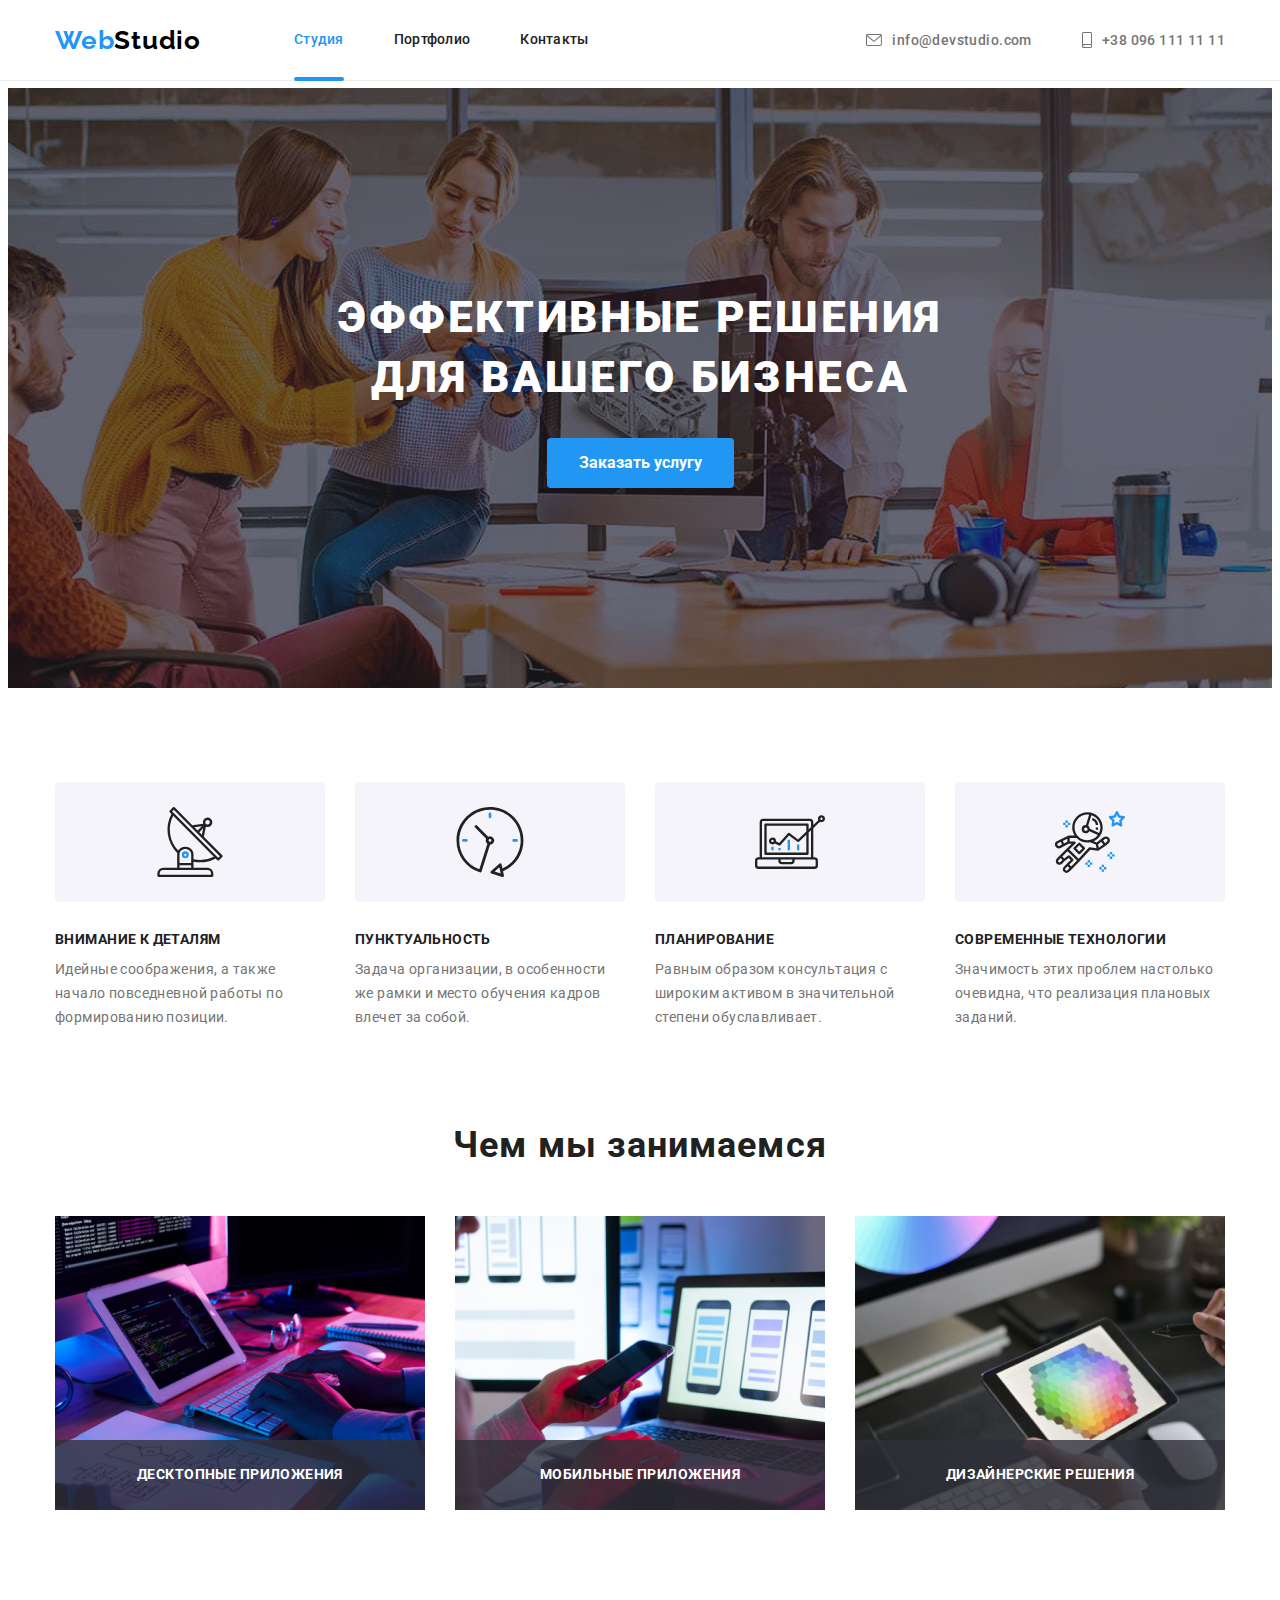
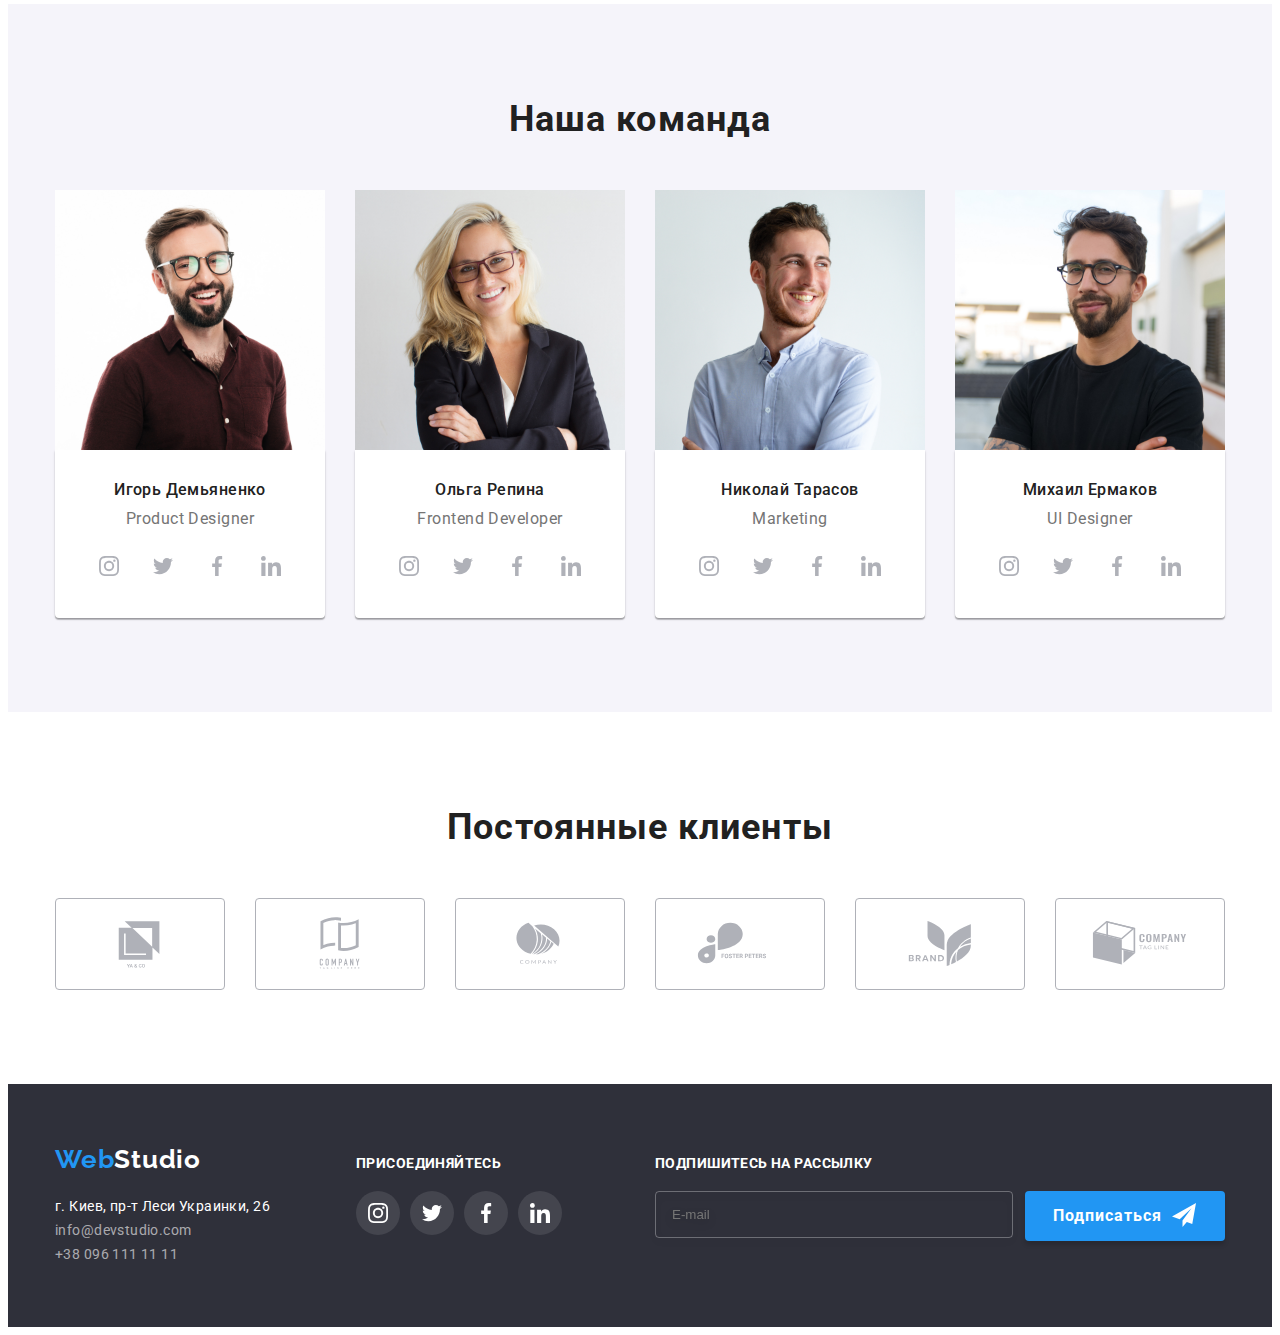
<file: index.html>
<!DOCTYPE html>
<html lang="ru">
<head>
    <meta charset="UTF-8">
    <meta http-equiv="X-UA-Compatible" content="IE=edge">
    <meta name="viewport" content="width=device-width, initial-scale=1.0">
    <title>Document</title>
<link href="https://fonts.googleapis.com/css2?family=Oleo+Script&family=Raleway:wght@700&family=Roboto:wght@400;500;700;900&display=swap" rel="stylesheet">
<link rel="stylesheet" href="https://cdnjs.cloudflare.com/ajax/libs/modern-normalize/1.1.0/modern-normalize.min.css" integrity="sha512-wpPYUAdjBVSE4KJnH1VR1HeZfpl1ub8YT/NKx4PuQ5NmX2tKuGu6U/JRp5y+Y8XG2tV+wKQpNHVUX03MfMFn9Q==" crossorigin="anonymous" referrerpolicy="no-referrer" />
    <link rel="stylesheet" href="./CSS/styles.css">
    <!--<style>
        a {text-decoration: none;}
        li {list-style-type: none;}
    </style>-->
</head>
<body>
    <!--Шапка сайта-->

    <header class="header">
     <div class="container general-nav">
      <nav class="nav header-container">
        <a class="nav-logo-link link" href=""><span class="logo">Web</span>Studio</a>
        <ul class="nav-list list">
            <li class="nav-item item"><a class="nav-link link current" href="./index.html">Студия</a></li>
            <li class="nav-item item"><a class="nav-link link" href="./portfolio.html">Портфолио</a></li>
            <li class="nav-item item"><a class="nav-link link" href="">Контакты</a></li>
        </ul>
      </nav>
        <ul class="header-contact">
            <li class="contact-item item">
                <a class="contact-link link" href="mailto:info@devstudio.com">
                    <svg class="icon-contact" width="16" height="12">
                        <use href="./images/icons.svg#envelope"></use>
                       </svg>info@devstudio.com</a></li>
            <li class="contact-item item">
                <a class="contact-link link" href="tel:+380961111111">
                    <svg class="icon-contact" width="10" height="16">
                        <use href="./images/icons.svg#smartphone"></use>
                       </svg>+38 096 111 11 11</a></li>
        </ul>
     </div>
    </header>

<!--Уникальная часть-->
    <main>
        <!--Герой-->
        <section class="hero">
         <div class="container">
            <h1 class="hero-title">Эффективные решения для вашего бизнеса</h1>
            <button class="hero-btn" type="button" data-modal-open>Заказать услугу</button>
         </div>
        </section>

         <!--Особенности-->
     <section class="peculiarities">
      <div class="container">
         <h2 class="visually-hidden">Особенности</h2>
         <ul class="peculiarity-list">
            <li class="peculiarity-item item">
                <div class="peculiarity">
                <svg class="icon-peculiarity" width="70" height="70">
                 <use href="./images/icons.svg#antenna"></use>
                </svg>
                </div>
                <h3 class="peculiarity-title">Внимание к деталям</h3>
                <p class="peculiarity-text">Идейные соображения, а также начало повседневной работы по формированию позиции.</p>
            </li>
            <li class="peculiarity-item item">
                <div class="peculiarity">
                    <svg class="icon-peculiarity" width="70" height="70">
                     <use href="./images/icons.svg#clock"></use>
                    </svg>
                    </div>
                <h3 class="peculiarity-title">Пунктуальность</h3>
                <p class="peculiarity-text">Задача организации, в особенности же рамки и место обучения кадров влечет за собой.</p>
            </li>
            <li class="peculiarity-item item">
                <div class="peculiarity">
                    <svg class="icon-peculiarity" width="70" height="70">
                     <use href="./images/icons.svg#diagram"></use>
                    </svg>
                    </div>
                <h3 class="peculiarity-title">Планирование</h3>
                <p class="peculiarity-text">Равным образом консультация с широким активом в значительной степени обуславливает.</p>
            </li>
            <li class="peculiarity-item item">
                <div class="peculiarity">
                    <svg class="icon-peculiarity" width="70" height="70">
                     <use href="./images/icons.svg#astronaut"></use>
                    </svg>
                    </div>
                <h3 class="peculiarity-title">Современные технологии</h3>
                <p class="peculiarity-text">Значимость этих проблем настолько очевидна, что реализация плановых заданий.</p>
            </li>
         </ul>
      </div>
     </section>
       <!---Области деятельности-->
     <section class="performance">
     <div class="container performance-container">
        <h2 class="performance-title">Чем мы занимаемся</h2>
        <ul class="performance-list">
            <li class="performance-item item">
                <img class="performance-img" src="./images/img1.jpg" alt="верстка" width="370" height="294">
                <div class="performance-aside">
                    <h3 class="performance-subtitle">Десктопные приложения</h3>
                </div>
            </li>
            <li class="performance-item item">
                <img class="performance-img" src="./images/img2.jpg" alt="мобильный дизайн" width="370" height="294">
                <div class="performance-aside">
                    <h3 class="performance-subtitle">Мобильные приложения</h3>
                </div>
            </li>
            <li class="performance-item item">
                <img class="performance-img" src="./images/img3.jpg" alt="стилизация" width="370" height="294">
                <div class="performance-aside">
                    <h3 class="performance-subtitle">Дизайнерские решения</h3>
                </div>
            </li>
        </ul>
     </div>
     </section>
     <section class="team">
        <!---Представители команды-->
     <div class="container">
        <h2 class="team-caption">Наша команда</h2>
        <ul class="team-list">
            <li class="team-item item">
                <img class="team-img" src="./images/imgID.jpg" alt="Демьяненко" width="270" height="260">
                <div class="container-team">
                <h3 class="team-title">Игорь Демьяненко</h3>
                <p class="team-text" lang="en">Product Designer</p>
                <ul class="social-networks">
                    <li class="socials-item item">
                        <a class="socials-link" href="">
                         <svg class="socials-icon" width="20" height="20"><use href="./images/icons.svg#instagram"></use></svg>
                        </a>
                    </li>
                    <li class="socials-item item"><a class="socials-link" href="">
                        <svg class="socials-icon" width="20" height="20"><use href="./images/icons.svg#twitter"></use></svg>
                    </a></li>
                    <li class="socials-item item">
                        <a class="socials-link" href="">
                            <svg class="socials-icon" width="20" height="20"><use href="./images/icons.svg#facebook"></use></svg>
                           </a>
                    </li>
                    <li class="socials-item item">
                        <a class="socials-link" href="">
                            <svg class="socials-icon" width="20" height="20"><use href="./images/icons.svg#linkedin"></use></svg>
                           </a>
                    </li>
                </ul>
                </div>
            </li>
            <li class="team-item item">
                <img class="team-img" src="./images/imgOR.jpg" alt="Репина" width="270" height="260">
                <div class="container-team">
                <h3 class="team-title">Ольга Репина</h3>
                <p class="team-text" lang="en">Frontend Developer</p>
                <ul class="social-networks">
                    <li class="socials-item item">
                        <a class="socials-link" href="">
                         <svg class="socials-icon" width="20" height="20"><use href="./images/icons.svg#instagram"></use></svg>
                        </a>
                    </li>
                    <li class="socials-item item"><a class="socials-link" href="">
                        <svg class="socials-icon" width="20" height="20"><use href="./images/icons.svg#twitter"></use></svg>
                    </a></li>
                    <li class="socials-item item">
                        <a class="socials-link" href="">
                            <svg class="socials-icon" width="20" height="20"><use href="./images/icons.svg#facebook"></use></svg>
                           </a>
                    </li>
                    <li class="socials-item item">
                        <a class="socials-link" href="">
                            <svg class="socials-icon" width="20" height="20"><use href="./images/icons.svg#linkedin"></use></svg>
                           </a>
                    </li>
                </ul>
        
            </div> 
            </li>
            <li class="team-item item">
                <img class="team-img" src="./images/imgNT.jpg" alt="Тарасов" width="270" height="260">
                <div class="container-team">
                 <h3 class="team-title">Николай Тарасов</h3>
                 <p class="team-text" lang="en">Marketing</p>
                 <ul class="social-networks">
                    <li class="socials-item item">
                        <a class="socials-link" href="">
                         <svg class="socials-icon" width="20" height="20"><use href="./images/icons.svg#instagram"></use></svg>
                        </a>
                    </li>
                    <li class="socials-item item"><a class="socials-link" href="">
                        <svg class="socials-icon" width="20" height="20"><use href="./images/icons.svg#twitter"></use></svg>
                    </a></li>
                    <li class="socials-item item">
                        <a class="socials-link" href="">
                            <svg class="socials-icon" width="20" height="20"><use href="./images/icons.svg#facebook"></use></svg>
                           </a>
                    </li>
                    <li class="socials-item item">
                        <a class="socials-link" href="">
                            <svg class="socials-icon" width="20" height="20"><use href="./images/icons.svg#linkedin"></use></svg>
                           </a>
                    </li>
                  </ul>
            </div>
            </li>
            <li class="team-item item">
                <img class="team-img" src="./images/imgME.jpg" alt="Ермаков" width="270" height="260">
                <div class="container-team">
                <h3 class="team-title">Михаил Ермаков</h3> 
                <p class="team-text" lang="en">UI Designer</p>
                <ul class="social-networks">
                    <li class="socials-item item">
                        <a class="socials-link" href="">
                         <svg class="socials-icon" width="20" height="20"><use href="./images/icons.svg#instagram"></use></svg>
                        </a>
                    </li>
                    <li class="socials-item item"><a class="socials-link" href="">
                        <svg class="socials-icon" width="20" height="20"><use href="./images/icons.svg#twitter"></use></svg>
                    </a></li>
                    <li class="socials-item item">
                        <a class="socials-link" href="">
                            <svg class="socials-icon" width="20" height="20"><use href="./images/icons.svg#facebook"></use></svg>
                           </a>
                    </li>
                    <li class="socials-item item">
                        <a class="socials-link" href="">
                            <svg class="socials-icon" width="20" height="20"><use href="./images/icons.svg#linkedin"></use></svg>
                           </a>
                    </li>
                </ul>
            </div> 
            </li>
        </ul>
     </div>
     </section>
     <!--Постоянные клиенты-->
     <section class="clients">
         <div class="container">
             <h2 class="clients-title">Постоянные клиенты</h2>
             <ul class="clients-list">
                <li class="clients-item item">
                 <a class="clients-link link" href="">
                 <svg class="clients-icon" width="106" height="60">
                 <use href="./images/icons.svg#Logo1"></use>
                 </svg>
                 </a>
                </li>
                <li class="clients-item item">
                    <a class="clients-link link" href="">
                    <svg class="clients-icon" width="106" height="60">
                    <use href="./images/icons.svg#Logo2"></use>
                    </svg>
                    </a></li>
                <li class="clients-item item">
                    <a class="clients-link link" href="">
                    <svg class="clients-icon" width="106" height="60">
                    <use href="./images/icons.svg#Logo3"></use>
                    </svg>
                    </a></li>
                <li class="clients-item item">
                    <a class="clients-link link" href="">
                    <svg class="clients-icon" width="106" height="60">
                    <use href="./images/icons.svg#Logo4"></use>
                    </svg>
                    </a></li>
                <li class="clients-item item">
                    <a class="clients-link link" href="">
                    <svg class="clients-icon" width="106" height="60">
                    <use href="./images/icons.svg#Logo5"></use>
                    </svg>
                    </a></li>
                <li class="clients-item item">
                    <a class="clients-link link" href="">
                    <svg class="clients-icon" width="106" height="60">
                    <use href="./images/icons.svg#Logo6"></use>
                    </svg>
                    </a></li>
                 </ul>
             
         </div>
     </section>
</main>
    
    <footer class="footer">
     <div class="container footer-contacts">
        <div class="direct-contacts">
         <a class="footer-logo-link link" href=""><span class="logo">Web</span>Studio</a>
         <address class="footer-address">
         <ul class="address-list"> 
            <li class="address-item item"><a class="adress-location link" href="https://goo.gl/maps/wizjQyX9kH2uUNJ5A" target="_blank" rel="noopener noreferrer">г. Киев, пр-т Леси Украинки, 26</a></li>
            <li class="address-item item"><a class="address-link link" href="mailto:info@devstudio.com">info@devstudio.com</a></li>
            <li class="address-item item"><a class="address-link link" href="tel:+380961111111">+38 096 111 11 11</a></li>
         </ul>
         </address>
        </div>
        
        <div class="social-media">
             <b class="footer-registration">присоединяйтесь</b>
             <ul class="social-networks">
                <li class="socials-item item">
                    <a class="footer-socials-link" href="">
                     <svg class="footer-icon" width="20" height="20"><use href="./images/icons.svg#instagram"></use></svg>
                    </a>
                </li>
                <li class="socials-item item"><a class="footer-socials-link" href="">
                    <svg class="footer-icon" width="20" height="20"><use href="./images/icons.svg#twitter"></use></svg>
                </a></li>
                <li class="socials-item item">
                    <a class="footer-socials-link" href="">
                        <svg class="footer-icon" width="20" height="20"><use href="./images/icons.svg#facebook"></use></svg>
                       </a>
                </li>
                <li class="socials-item item">
                    <a class="footer-socials-link" href="">
                        <svg class="footer-icon" width="20" height="20"><use href="./images/icons.svg#linkedin"></use></svg>
                       </a>
                </li>   
             </ul>
        </div>
        <form class="subscrible">
            <b class="subscrible-title">Подпишитесь на рассылку</b>
         <div class="subscrible-form">
            <label>
                <input class="subscrible-input" type="email" placeholder="E-mail">
            </label>
            <button class="subscrible-btn" type="submit">
             
                <span class="subscription-desc">Подписаться</span>
                <span class="subscription-icon">
                <svg class="send" width="24" height="24">
                    <use href="./images/icons.svg#send"></use>
                </svg>
             </span>
             
            </button>
        </div>
         </form>
        
     </div>
    </footer>
    <!-- Модальное окно -->
    <div class="backdrop is-hidden" data-modal>
        <div class="modal">
            <button class="btn-close" type="button" data-modal-close>
                <svg class="close-icon" width="18" height="18" >
                    <use href="./images/icons.svg#close"></use>
                </svg>
            </button>
            <form class="form">
                <b class="modal-title">Оставьте свои данные, мы вам перезвоним</b>
           <!-- <ul class="form-list">
                <li class="form-item item">--> 
                    <label for="name" class="form-label">Имя</label>
                    <div class="form-field">
                 <input type="text" class="form-input" name="name" id="name" autofocus autocomplete="off">
                 <span class="modal-icon">
                    <svg width="12" height="12"><use href="./images/icons.svg#person"></use>
                    </svg>
                </span>
                 </div>
                
             <!--<li class="form-item item">-->
                    <label for="tel" class="form-label">Телефон</label>
                    <div class="form-field">
                    <input type="tel" class="form-input" name="tel" id="tel">
                    <span class="modal-icon">
                        <svg width="14" height="14"><use href="./images/icons.svg#phone"></use>
                        </svg>
                    </span>
                     </div>
                
             <!--<li class="form-item item">-->
                    <label for="mail" class="form-label">Почта</label>
                    <div class="form-field">
                    <input type="email" class="form-input" name="mail" id="mail">
                    <span class="modal-icon">
                        <svg width="16" height="12"><use href="./images/icons.svg#mail"></use>
                        </svg>
                    </span>
                     </div>
                
             <!--<li class="form-item item">-->
                    <label for="comment" class="form-label">Комментарий</label>
                    <textarea class="form-comment" name="comment" id="comment" rows="10" placeholder="Введите текст"></textarea>
               
            
        <div class="topic-option">
            
            <label class="check-label">
                <input type="checkbox" name="policy" class="checkbox-input">
            <svg class="check-icon" width="16" height="15">
                <use href="./images/icons.svg#check"></use>
            </svg><span class="check-desc">Соглашаюсь с рассылкой и принимаю</span></label>
            <a class="check-link link" href=""> Условия договора</a>
        </div>
            <button class="request-btn" type="submit">Отправить</button>
            </form>
        </div>
       
        
    </div>
    <!-- Ставим перед закрывающим тегом body -->
  <script src="./js/modal.js"></script>
</body>
</html>
</file>
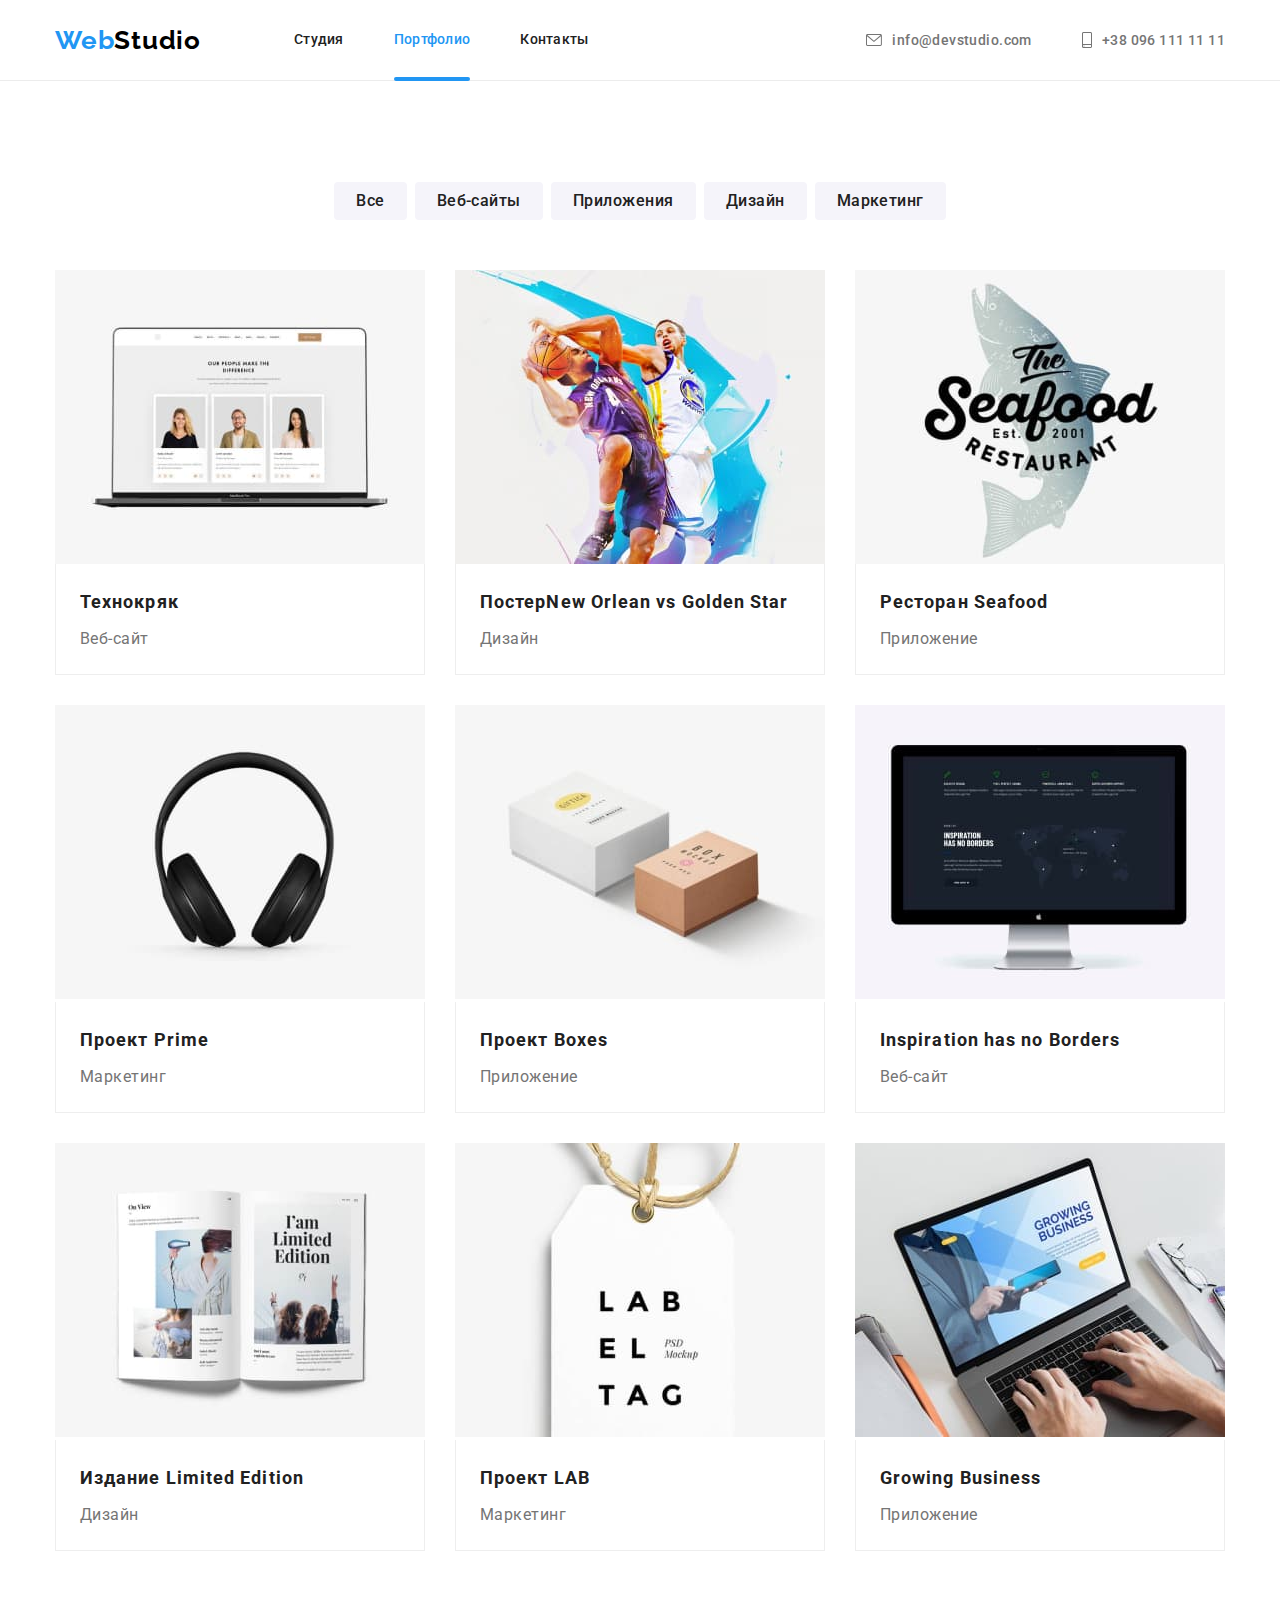
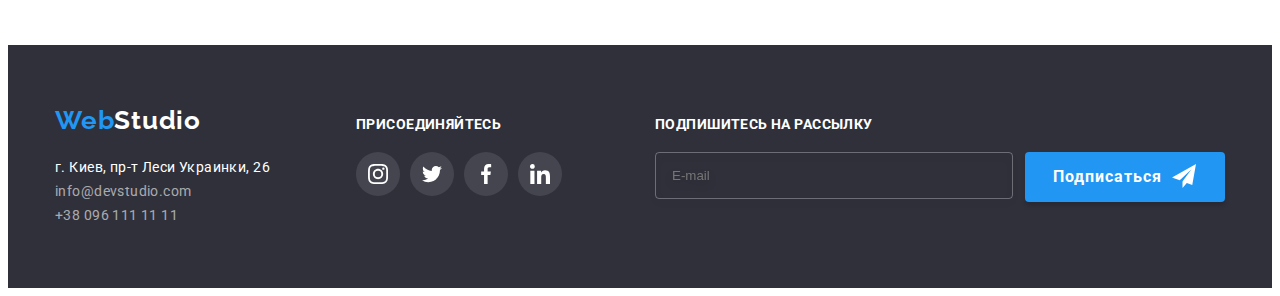
<file: portfolio.html>
<!DOCTYPE html>
<html lang="ru">
<head>
    <meta charset="UTF-8">
    <meta http-equiv="X-UA-Compatible" content="IE=edge">
    <meta name="viewport" content="width=device-width, initial-scale=1.0">
    <title>Portfolio</title>
    <link href="https://fonts.googleapis.com/css2?family=Oleo+Script&family=Raleway:wght@700&family=Roboto:wght@400;500;700;900&display=swap" rel="stylesheet">
    <link rel="stylesheet" href="https://cdnjs.cloudflare.com/ajax/libs/modern-normalize/1.1.0/modern-normalize.min.css" integrity="sha512-wpPYUAdjBVSE4KJnH1VR1HeZfpl1ub8YT/NKx4PuQ5NmX2tKuGu6U/JRp5y+Y8XG2tV+wKQpNHVUX03MfMFn9Q==" crossorigin="anonymous" referrerpolicy="no-referrer" />
    <link rel="stylesheet" href="./CSS/styles.css">
</head>
<body>
    <!---Шапка сайта-->
    <header class="header">
        <div class="container general-nav">
         <nav class="nav header-container">
           <a class="nav-logo-link link" href=""><span class="logo">Web</span>Studio</a>
           <ul class="nav-list list">
               <li class="nav-item item"><a class="nav-link link" href="./index.html">Студия</a></li>
               <li class="nav-item item"><a class="nav-link link current" href="./portfolio.html">Портфолио</a></li>
               <li class="nav-item item"><a class="nav-link link" href="">Контакты</a></li>
           </ul>
         </nav>
           <ul class="header-contact">
            <li class="contact-item item">
                <a class="contact-link link" href="mailto:info@devstudio.com">
                    <svg class="icon-contact" width="16" height="12">
                        <use href="./images/icons.svg#envelope"></use>
                       </svg>info@devstudio.com</a></li>
            <li class="contact-item item">
                <a class="contact-link link" href="tel:+380961111111">
                    <svg class="icon-contact" width="10" height="16">
                        <use href="./images/icons.svg#smartphone"></use>
                       </svg>+38 096 111 11 11</a></li>
        </ul>
        </div>
       </header>

    <main>
         <section class="project">
             <div class="container">
            <h1 class="visually-hidden">Портфолио</h1> 
            <!---Фильтр-->   
            <ul class="filter-list">
                <li class="filter-item item">
                   <button class="filter-btn" type="button">Все</button>
                </li>
                <li class="filter-item item">
                    <button class="filter-btn" type="button">Веб-сайты</button>
                   </li>
                <li class="filter-item item">
                    <button class="filter-btn" type="button">Приложения</button>
                   </li>
                <li class="filter-item item">
                    <button class="filter-btn" type="button">Дизайн</button>
                   </li>
                <li class="filter-item item">
                    <button class="filter-btn" type="button">Маркетинг</button>
                   </li>
                   <!---Портфолио-->
            </ul> 
             <ul class="project-list">
                <li class="project-item item">
                     <a class="project-link link" href="">
                         <div class="project-overlay">
                        <img class="project-img" src="./images/img21.jpg" alt="Ноут с сайтом" width="370" height="294">
                        <div class="overlay">
                            <p class="overlay-text">Технокряк это современная площадка распространения коронавируса. Компании используют эту платформу для цифрового шпионажа и атак на защищённые сервера конкурентов.</p>
                           </div>
                        </div>
                        <div class="container-project">
                        <h2 class="project-title">Технокряк</h2>
                        <p class="project-text" >Веб-сайт</p>
                        </div>
                     </a>
                </li>
                <li class="project-item item">
                     <a class="project-link link" href="">
                        <div class="project-overlay">
                        <img class="project-img" src="./images/img22.jpg" alt="Баскетболисты" width="370" height="294">
                        <div class="overlay">
                            <p class="overlay-text">Технокряк это современная площадка распространения коронавируса. Компании используют эту платформу для цифрового шпионажа и атак на защищённые сервера конкурентов.</p>
                           </div>
                        </div>
                        <div class="container-project">
                        <h2 class="project-title">Постер<span lang="en">New Orlean vs Golden Star</span> </h2>
                        <p class="project-text">Дизайн</p>
                       </div>
                     </a>
                </li>
                <li class="project-item item">
                    <a class="project-link link" href="">
                        <div class="project-overlay">
                       <img class="project-img" src="./images/img23.jpg" alt="Рыба с надписью" width="370" height="294">
                       <div class="overlay">
                        <p class="overlay-text">Технокряк это современная площадка распространения коронавируса. Компании используют эту платформу для цифрового шпионажа и атак на защищённые сервера конкурентов.</p>
                       </div>
                    </div>
                       <div class="container-project">
                       <h2 class="project-title">Ресторан <span lang="en">Seafood</span></h2>
                       <p class="project-text">Приложение</p>
                       </div>
                    </a>
                </li>
                <li class="project-item item">
                <a class="project-link link" href="">
                    <div class="project-overlay">
                   <img src="./images/img24.jpg" alt="Наушнии" width="370" height="294">
                   <div class="overlay">
                    <p class="overlay-text">Технокряк это современная площадка распространения коронавируса. Компании используют эту платформу для цифрового шпионажа и атак на защищённые сервера конкурентов.</p>
                   </div>
                </div>
                   <div class="container-project">
                   <h2 class="project-title">Проект <span lang="en">Prime</span></h2>
                   <p class="project-text">Маркетинг</p>
                </div>
                </a>
                </li>
                <li class="project-item item">
                    <a class="project-link link" href="">
                        <div class="project-overlay">
                       <img src="./images/img25.jpg" alt="Две коробки" width="370" height="294">
                       <div class="overlay">
                        <p class="overlay-text">Технокряк это современная площадка распространения коронавируса. Компании используют эту платформу для цифрового шпионажа и атак на защищённые сервера конкурентов.</p>
                       </div>
                    </div>
                       <div class="container-project">
                       <h2 class="project-title">Проект <span lang="en">Boxes</span></h2>
                       <p class="project-text">Приложение</p>
                       </div>
                    </a>
                </li>
                <li class="project-item item">
                   <a class="project-link link" href="">
                    <div class="project-overlay">
                      <img src="./images/img26.jpg" alt="Компьютер с активной страницей сайта" width="370" height="294">
                      <div class="overlay">
                        <p class="overlay-text">Технокряк это современная площадка распространения коронавируса. Компании используют эту платформу для цифрового шпионажа и атак на защищённые сервера конкурентов.</p>
                       </div>
                    </div>
                      <div class="container-project">
                      <h2 class="project-title" lang="en">Inspiration has no Borders</h2>
                      <p class="project-text">Веб-сайт</p>
                      </div>
                   </a>
                </li>
                <li class="project-item item">
               <a class="project-link link" href="">
                <div class="project-overlay">
                  <img src="./images/img27.jpg" alt="Журнал в развороте" width="370" height="294">
                  <div class="overlay">
                    <p class="overlay-text">Технокряк это современная площадка распространения коронавируса. Компании используют эту платформу для цифрового шпионажа и атак на защищённые сервера конкурентов.</p>
                   </div>
                </div>
                  <div class="container-project">
                  <h2 class="project-title">Издание <span lang="en">Limited Edition</span></h2>
                  <p class="project-text">Дизайн</p>
                  </div>
               </a>
                </li>
                <li class="project-item item">
                    <a class="project-link link" href="">
                        <div class="project-overlay">
                       <img src="./images/img28.jpg" alt="Ярлык" width="370" height="294">
                       <div class="overlay">
                        <p class="overlay-text">Технокряк это современная площадка распространения коронавируса. Компании используют эту платформу для цифрового шпионажа и атак на защищённые сервера конкурентов.</p>
                       </div>
                    </div>
                       <div class="container-project">
                       <h2 class="project-title">Проект <span lang="en">LAB</span></h2>
                       <p class="project-text">Маркетинг</p>
                       </div>
                    </a>
                </li>
                <li class="project-item item">
                <a class="project-link link" href="">
                    <div class="project-overlay">
                   <img src="./images/img29.jpg" alt="Ноут с руками на клавиатуре" width="370" height="294">
                   <div class="overlay">
                        <p class="overlay-text">Технокряк это современная площадка распространения коронавируса. Компании используют эту платформу для цифрового шпионажа и атак на защищённые сервера конкурентов.</p>
                       </div>
                    </div>
                   <div class="container-project">
                   <h2 class="project-title" lang="en">Growing Business</h2>
                   <p class="project-text">Приложение</p>
                   </div>
                </a>
                </li>
             </ul>
            </div>
         </section>
    </main>
<!---Футор-->
    <footer class="footer">
        <div class="container footer-contacts">
           <div class="direct-contacts">
            <a class="footer-logo-link link" href=""><span class="logo">Web</span>Studio</a>
            <address class="footer-address">
            <ul class="address-list"> 
               <li class="address-item item"><a class="adress-location link" href="https://goo.gl/maps/wizjQyX9kH2uUNJ5A" target="_blank" rel="noopener noreferrer">г. Киев, пр-т Леси Украинки, 26</a></li>
               <li class="address-item item"><a class="address-link link" href="mailto:info@devstudio.com">info@devstudio.com</a></li>
               <li class="address-item item"><a class="address-link link" href="tel:+380961111111">+38 096 111 11 11</a></li>
            </ul>
            </address>
           </div>
           
           <div class="social-media">
                <b class="footer-registration">присоединяйтесь</b>
                <ul class="social-networks">
                   <li class="socials-item item">
                       <a class="footer-socials-link" href="">
                        <svg class="footer-icon" width="20" height="20"><use href="./images/icons.svg#instagram"></use></svg>
                       </a>
                   </li>
                   <li class="socials-item item"><a class="footer-socials-link" href="">
                       <svg class="footer-icon" width="20" height="20"><use href="./images/icons.svg#twitter"></use></svg>
                   </a></li>
                   <li class="socials-item item">
                       <a class="footer-socials-link" href="">
                           <svg class="footer-icon" width="20" height="20"><use href="./images/icons.svg#facebook"></use></svg>
                          </a>
                   </li>
                   <li class="socials-item item">
                       <a class="footer-socials-link" href="">
                           <svg class="footer-icon" width="20" height="20"><use href="./images/icons.svg#linkedin"></use></svg>
                          </a>
                   </li>   
                </ul>
           </div>
           <form class="subscrible">
            <b class="subscrible-title">Подпишитесь на рассылку</b>
         <div class="subscrible-form">
            <label>
                <input class="subscrible-input" type="email" placeholder="E-mail">
            </label>
            <button class="subscrible-btn" type="submit">
             
                <span class="subscription-desc">Подписаться</span>
                <span class="subscription-icon">
                <svg class="send" width="24" height="24">
                    <use href="./images/icons.svg#send"></use>
                </svg>
             </span>
             
            </button>
        </div>
         </form>
        </div>
    </footer>
</body>
</html>
</file>
<file: CSS/styles.css>
*,
*::before,
*::after {
  box-sizing: border-box;
}

:root {
 /*Основные шрифты*/
--main-font: Roboto, sans-serif;
--sacondary-font: Raleway, sans-serif;
 /*Цвет текста*/
--main-color: #757575;
--white-text: #FFFFFF;
--select-color: #2196F3;
--bleak-text: #000000;
--main-grey: #212121;
/*Цвет фона*/
--main-background: #FFFFFF;
--footer-background: #2F303A;
--section-background: #F5F4FA;
/*Цвет кнопок*/
--activ-btn: #188CE8;
/*Цвет рамки*/
--border-style: 1px solid #EEEEEE;
--border-header: 1px solid #ECECEC;
/**/
--icon: #AFB1B8;
--anim-fast: 250ms cubic-bezier(0.4, 0, 0.2, 1);
--anim-slow: 2000ms cubic-bezier(0.4, 0, 0.2, 1);
}
h1, h2, h3, h4, h5, p, ul, ol {
    margin-top: 0;
    margin-bottom: 0;
}
ul, ol {
    padding-left: 0;
}

.container {
    margin-left: auto;
    margin-right: auto;
    width: 1200px;
    padding-left: 15px;
    padding-right: 15px;
    /*outline: 2px solid tomato;*/
}
body {
    color: var(--main-color);
    background-color: var(--main-background);
    font-family: var(--main-font);
    font-weight: 400;
    font-size: 14px;
    line-height: 1,71;
    letter-spacing: 0.03em;
    padding-top: 80px;
}
.header {
    /*position: absolute;
    width: 1600px;
    height: 80px;*/
    position: fixed;
    width: 100%;
    top: 0px;
    left: 0px;
    background: var(--main-background);
    border-bottom: var(--border-header);
    z-index: 10;
}
.visually-hidden {
  position: absolute;
  width: 1px;
  height: 1px;
  margin: -1px;
  border: 0;
  padding: 0;
  
  white-space: nowrap;
  clip-path: inset(100%);
  clip: rect(0 0 0 0);
  overflow: hidden;
}
              /*Логотип*/
.nav-logo-link, .footer-logo-link {
    font-family: var(--sacondary-font);
    font-weight: 700;
    font-size: 26px;
    line-height: 1.19;
    letter-spacing: 0.03em;}
.nav-logo-link {
    margin-right: 93px;    
}   

.nav-logo-link {
    color: var(--bleak-text);}
.footer-logo-link {
    color: var(--white-text);}
.logo {
    color: var(--select-color)}
.nav-link {
    display: block;
    padding-top: 32px;
    padding-bottom: 32px;
}
.contact-link {
    display: block;
    padding-top: 32px;
    padding-bottom: 32px;
}
.nav-item {
    margin-right: 50px;
}
.icon-contact {
    margin-right: 10px;
    fill: currentColor;
}
.contact-item {
    display: flex;
    align-items: center;
    margin-left: 50px;
}
.nav-item:last-child {
    margin-right: 0;
}
.contact-item:first-child {
    margin-left: 0;
}

.team {
    background-color: var(--section-background);
}
.list {
    padding-left: 0;
    /*margin: 0;
    padding: 0;*/
}
.link {
    text-decoration: none;}
.item {
    list-style-type: none;}
.nav-link {
font-family: var(--main-font);
font-weight: 500;
font-size: 14px;
line-height: 1.14;
letter-spacing: 0.02em;
color: var(--main-grey);
transition: color var(--anim-fast);
}
.contact-link {
    /*padding-top: 32px;
    padding-bottom: 32px;*/
    display: flex;
    align-items: center;
    font-weight: 500;
    color: var(--main-color);
    transition: color var(--anim-fast);
}
/*.contact-link li {
    outline: 2px solid turquoise;   
}*/
.nav-link:hover,
.nav-link:focus, .contact-link:hover, .contact-link:focus {
    color: var(--select-color);
}
/*.contact-link .icon-contact:hover, .contact-link .icon-contact:focus {
    fill: accent color;
}*/
.link.current {
    color: var(--select-color);
}
.header-container, .nav-list, .header-contact {
    display: flex;
}
.nav {
    align-items: center;   
}
.general-nav {
    display: flex;
    align-items: center;
    justify-content: space-between;
}
 /*Подсветка активной страницы*/
 .nav-link.current {
  color: var(--select-color);
  position: relative;   
 }
 .nav-link.current::after {
 content: "";
 position: absolute;
 bottom: -1px;
 left: 0;
 width: 100%;
 height: 4px;
 border-radius: 2px;
 background-color: var(--select-color);
 }
         /*Герой*/

.hero {
max-width: 1600px;
height: 600px;
margin-left: auto;
margin-right: auto;/*
left: 0px;
top: 80px;*/
/*position: absolute;*/
text-align: center;
padding-bottom: 200px;
padding-top: 200px;
background-image:
linear-gradient( to right, rgba(47, 48, 58, 0.4), rgba(47, 48, 58, 0.4)),
url(../images/Hero.jpg);
background-color: var(--footer-background);
background-repeat: no-repeat;
background-position: center;
background-size: cover;}
.hero-title {
max-width: 700px;
margin-left: auto;
margin-right: auto;
font-family: var(--main-font);
font-weight: 900;
font-size: 44px;
line-height: 1.36;
letter-spacing: 0.06em;
text-transform: uppercase;
margin-bottom: 30px;
color: var(--white-text); }
          /*Кнопка*/
.hero-btn {
    /*width: 200px;
    height: 50px;
    left: 700px;*/
    padding: 10px 32px;
    font-family: var(--main-font);
    font-weight: 700;
    font-size: 16px;
    line-height: 1.88;
    text-align: center;
    border-radius: 4px;
    border: 0;
    border-color: var(--select-color);
    color: var(--white-text);
    background-color: var(--select-color);
    /*transition-duration: 250ms;
    transition-timing-function: cubic-bezier(0.4, 0, 0.2, 1);*/
    transition: background-color var(--anim-fast), border-color var(--anim-fast);
}
.hero-btn:hover, .hero-btn:focus {
    background-color: var(--activ-btn);
    border-color: var(--activ-btn);
}
       /*Особенности*/
.performance {
    padding-bottom: 94px;   
}
.peculiarity {
    width: 270px;
    height: 120px;
    display: flex;
    justify-content: center;
    align-items: center;
    border-radius: 4px;
    margin-bottom: 30px;
    background-color: var(--section-background);
}
.peculiarity-list {
    display: flex;
}
.peculiarity-item {
    width: calc(100% - 3*30px/ 4);
}
.peculiarity-item:not(:last-child) {
    margin-right: 30px;
}
.team, .peculiarities, .clients {
    padding-bottom: 94px;
    padding-top: 94px;   
}
.peculiarity-title {
    margin-bottom: 10px;
font-family: var(--main-font);
font-weight: 700;
font-size: 14px;
line-height: 1.14;
letter-spacing: 0.03em;
text-transform: uppercase;
color: var(--main-grey)}
.peculiarity-text {
    font-family: var(--main-font);
font-weight: normal400;
font-size: 14px;
line-height: 1.71;
letter-spacing: 0.03em;
color: var(--main-color);
}
      /*Команда*/
.team {
    text-align: center;
background-color: var(--section-background);    
}
.team-item {
    border-radius: 0 0 4px 4px;
    background-color: var(--main-background);
    /*background-color: aqua;*/
}
.team-list {
    display: flex;
    /*width: 1600px;
    background-color: var(--section-background);*/
}
.team-caption {
    margin-bottom: 50px;
}
.team-item:not(:last-child) {
    margin-right: 30px;
    width: calc(100% - 3*30px/ 4);
}
.team-img {
   /* margin-bottom: 30px;*/
}
.container-team {
    padding-top: 30px;
    padding-bottom: 30px;
    background-color: var(--main-background);
    border-radius: 0 0 4px 4px;
    box-shadow: 0px 1px 3px rgba(0, 0, 0, 0.12), 0px 1px 1px rgba(0, 0, 0, 0.14), 0px 2px 1px rgba(0, 0, 0, 0.2);
}
.team-title {
    font-family: var(--main-font);
    font-weight: 500;
    font-size: 16px;
    line-height: 1.19;
    margin-bottom: 10px;
/*
letter-spacing: 0.03em;*/
color: var(--main-grey);
}
.team-text {
    font-family: var(--main-font);
    font-weight: 400;
    font-size: 16px;
    line-height: 1.19;
    letter-spacing: 0.03em;
    margin-bottom: 16px;
    color: var(--main-color);
}
.performance-list, .clients-list {
    display: flex;
    /*width: calc(100% - 2*30px/ 3); */ 
}
/*---Области деятельности--*/
.performance-item:not(:last-child), .clients-item:not(:last-child) {
    margin-right: 30px;
}
.performance-img, .team-img, .project-img {
    display: block;    
}
.performance-title {
    margin-bottom: 50px;
    font-family: var(--main-font);
    font-weight: 700;
    font-size: 36px;
    line-height: 1.17;
    text-align: center;
    letter-spacing: 0.03em;
    color: var(--main-grey);
}
 .performance-item {
    position: relative;
}
.performance-aside {
    position: absolute;
    bottom: 0;
    left: 0;
    width: 100%;
    padding: 27px 82px;
    background: rgba(47, 48, 58, 0.8);
}
.performance-subtitle{
    font-family: var(--main-font);
    font-style: normal;
    font-weight: 700;
    font-size: 14px;
    line-height: 1.14;
    text-align: center;
    letter-spacing: 0.03em;
    text-transform: uppercase;
    color: var(--white-text);
}
.performance-img, .team-img, .project-img {
    display: block;    
}
.team-caption, .clients-title {
    font-family: var(--main-font);
    font-weight: 700;
    font-size: 36px;
    line-height: 1.17;
    text-align: center;
    letter-spacing: 0.03em;
    color: var(--main-grey);
}
.social-networks {
    display: flex;
    justify-content: center;
    align-items: center;
}
.socials-item:not(:last-child) {
margin-right: 10px;
}
.socials-link, .footer-socials-link {
    display: flex;
    justify-content: center;
    align-items: center;
    width: 44px;
    height: 44px;
    border-radius: 50%;
    text-align: center;
    transition: background-color var(--anim-fast), fill var(--anim-fast);
    /*transition-duration: 250ms;
    transition-timing-function: cubic-bezier(0.4, 0, 0.2, 1);*/
}
.socials-link {
    background-color: none;
    fill: var(--icon);
}
.socials-link:hover, .socials-link:focus {
    background-color: var(--select-color);
    fill: var(--white-text);
}
/*Постоянные клиенты*/
.clients-title{
margin-bottom: 50px;
}
.clients-link {
    display: flex;
    justify-content: center;
    align-items: center;
    width: 170px;
    height: 92px;
    border: 1px solid var(--icon);
    box-sizing: border-box;
    border-radius: 4px;
    fill: var(--icon);
    transition: border-color var(--anim-fast), fill var(--anim-fast);
    /*transition-duration: 250ms;
    transition-timing-function: cubic-bezier(0.4, 0, 0.2, 1);*/
}
.clients-link:hover, .clients-link:focus {
    border-color: var(--select-color);
    fill: var(--select-color);
}
          /*Футер*/
.footer {
    padding-top: 60px;
    padding-bottom: 60px;
    color: var(--white-text);
    background: var(--footer-background)
}
.footer-registration, .subscrible-title {
    display: block;
    text-decoration: none;
    font-family: var(--main-font);
    font-style: normal;
    font-weight: 700;
    font-size: 14px;
    line-height: 1,14;
    letter-spacing: 0.03em;
    text-transform: uppercase;
    color: var(--white-text);
    margin-bottom: 20px;
}
.footer-contacts {
    display: flex;
    align-items: baseline;
}
.footer-list {
    display: flex;
    align-items: baseline;
}
.direct-contacts {
    margin-right: 70px;
    flex-grow: 1;
}
.footer-address {
    margin-top: 20px;
}
.adress-location, .address-link {
    font-style: normal;
    font-family: var(--main-font);
    font-weight: 400;
    font-size: 14px;
    line-height: 1.71;
}
.adress-location {
    color: var(--white-text)}
.address-link {
    color: rgba(255, 255, 255, 0.6);}
.footer-icon {
    fill: var(--white-text);
}
.footer-socials-link {
    background-color: rgba(255, 255, 255, 0.1);
    transition: background-color var(--anim-fast);
}
.footer-socials-link:hover, .footer-socials-link:focus {
    background-color: var(--select-color);
}
.subscrible {
    margin-left: 93px;
}
.subscrible-form {
    display: flex;
}
.subscrible-input {
    width: 358px;
    padding: 15px 16px;
    margin-right: 12px;
    border: 1px solid rgba(255, 255, 255, 0.3);
    box-sizing: border-box;
    filter: drop-shadow(0px 4px 4px rgba(0, 0, 0, 0.15));
    border-radius: 4px;
    background-color: inherit;
    color: var(--white-text);
}

.subscrible-btn {
    display: flex;
    align-items:center;
    width: 200px;
    padding: 10px 28px;
    box-shadow: 0px 4px 4px rgba(0, 0, 0, 0.15);
    background-color: var(--select-color);
    border-radius: 4px;
    border: 0;
    transition: background-color var(--anim-fast), box-shadow var(--anim-fast);
}
.subscrible-btn:hover, .subscrible-btn:focus {
    background-color: var(--activ-btn);
}
.subscription {
    display: flex;
    align-items: center;
}
.subscription-desc {
font-family: 'Roboto';
font-style: normal;
font-weight: 700;
font-size: 16px;
line-height: 1.88;
text-align: center;
letter-spacing: 0.06em;
color: var(--white-text);}
.send {
    margin-left: 10px;
    fill: #FFFFFF;
}
  /*Модальное окно*/
.backdrop {
    position: fixed;
    top: 0;
    left: 0;
    width: 100%;
    height: 100%;
    background-color: rgba(0, 0, 0, 0.2);
    z-index: 11;
    opacity: 1;
    transition: transform var(--anim-fast), opacity var(--anim-fast), visibility var(--anim-fast);
}
.backdrop.is-hidden {
    visibility: hidden;
    opacity: 0;
    pointer-events: none;
}
.backdrop.is-hidden .modal {
    transform: scale(0.5) translate(-50%, -50%);
    opacity: 0;
}
input, textarea {
    outline: none;
}
.modal {
    /*display: flex;
    flex-direction: row-reverse;
    /*justify-content: space-between;
    align-items: flex-start;*/
    position: absolute;
    opacity: 1;
    top: 50%;
    left: 50%;
    transform: scale(1) translate(-50%, -50%);
    padding: 40px;
    width: 528px;
    
    /*padding: 8px 8px;*/
    background-color: var(--main-background);
    box-shadow: 0px 1px 3px rgba(0, 0, 0, 0.12), 0px 1px 1px rgba(0, 0, 0, 0.14), 0px 2px 1px rgba(0, 0, 0, 0.2);
    border-radius: 4px;
    transition: transform var(--anim-fast), opacity var(--anim-fast), scale var(--anim-fast);
}
.btn-close {
    position: absolute;
    display: flex;
    align-items: center;
    justify-content: center;
    width: 30px;
    height: 30px;
    top: 8px;
    right: 8px;
    padding: 0px;
    margin: 0;
    border-radius: 50%;
    background-color: var(--main-background);
    border: 1px solid rgba(0, 0, 0, 0.1);
    box-sizing: border-box;
    transition: fill var(--anim-fast);
}
.btn-close:hover, .btn-close:focus {
    fill: var(--select-color);
}
.form {
    display: block;
    margin-left: auto;
    margin-right: auto;
    width: 100%;
    height: 100%;}
.modal-title {
display: block;
font-family: var(--main-font);
font-weight: 700;
font-size: 20px;
line-height: 1.15;
text-align: center;
letter-spacing: 0.03em;
padding: 0;
margin-bottom: 12px;
color: var(--main-grey);
}
/*
.form-list {
    display: flex;
    flex-direction: column;
    justify-content: center;}
.form-item {
   
    margin-top: 12px;
}
.form-item:not(:last-child) {
    margin-bottom: 10px;
}*/
.form-label {
display: block;
font-family: var(--main-font);
font-style: normal;
font-weight: 400;
font-size: 12px;
line-height: 1.17;
letter-spacing: 0.01em;
color: var(--main-color);
margin-bottom: 4px;
}
.form-field {
    position: relative;
    width: 100%;
    margin-bottom: 10px;
}

.modal-icon {
    position: absolute;
    margin-left: 12px;
    /*margin-right: 12px;*/
    padding: 6px;
    top: 50%;
    left: 0;
    transform: translateY(-50%);
    display: inline-block;
    transition: fill var(--anim-fast);
    /*background-color: tomato;*/
}
.form-input {
    width: 100%;
    padding: 11px 12px 11px 42px;
    border: 1px solid rgba(33, 33, 33, 0.2);
    box-sizing: border-box;
    border-radius: 4px;
    font: inherit;
    transition: background-color var(--anim-fast), border-color var(--anim-fast);
}
textarea {
    font-family: inherit;
    font-size: inherit;
}
.form-comment {
    font-size: 14px;
    line-height: 1.14;
    letter-spacing: 00.01em;
    display: block;
    height: 120px;
    width: 100%;
    padding: 12px 16px;
    border: none;
    border: 1px solid rgba(33, 33, 33, 0.2);
    border-radius: 4px;
    background-color: transparent;
    font: inherit;
    resize: none;
}
.form-comment::placeholder {
    font-family: var(--main-font);
    font-style: normal;
    font-weight: 400;
    font-size: 14px;
    line-height: 16px;
    letter-spacing: 1.14;
    color: rgba(117, 117, 117, 0.5);}
.form-input:active, .form-input:focus, .form-comment:active, .form-comment:focus, .form-input:hover, .form-comment:hover {
    border-color: var(--select-color);
}
.form-comment:placeholder {
    font-family: 'Roboto';
    font-style: normal;
    font-weight: 400;
    font-size: 12px;
    line-height: 14px;
    letter-spacing: 0.01em;
    color: rgba(117, 117, 117, 0.5); 
}
.form-input:focus + .modal-icon, .form-input:hover + .modal-icon {
    fill: var(--select-color);
}
.topic-option {
    width: 100%;
    display: flex;
    margin-top: 20px;
    margin-bottom: 30px;
    padding-left: 12px;
    padding-right: 12px;
}
.check-label {
    display: flex;
    align-items: center;
    position: relative;
}
.checkbox-input {
    -webkit-appearance: none;
    -moz-appearance: none;
    appearance: none;
    position: absolute;
}
.check-icon {
    display: inline-block;
    margin-right: 8px;
    border-radius: 4px;
    border: 2px solid var(--bleak-text);
    transition: background-color var(--anim-fast), color var(--anim-fast), border var(--anim-fast), transform (--anim-fast);
}
.checkbox-input:checked + .check-icon {
    background-color: #2196F3;
    color: #FFFFFF;
    border: none;

}
.check-desc, .check-link {
    font-family: var(--main-font);
    font-style: normal;
    font-weight: 400;
    font-size: 14px;
    line-height: 1.71;
    letter-spacing: 0.03em;}
.check-desc{
    color: #757575;
}
.check-link {
    margin-left: 3px;
    text-decoration-line: underline;
    color: var(--select-color);
}

/*.topic-option input[type="checkbox"] {
    width: 16px;
    height: 15px;
}
/*Кнопка заказа услуги*/
/*Кнопка*/
.request-btn {
    display: block;
    margin-left: auto;
    margin-right: auto;
    padding: 10px 55px;
    font-family: var(--main-font);
    font-weight: 700;
    font-size: 16px;
    line-height: 1.88;
    text-align: center;
    border-radius: 4px;
    border: 0;
    border-color: var(--select-color);
    color: var(--white-text);
    background-color: var(--select-color);
    box-shadow: 0px 4px 4px rgba(0, 0, 0, 0.15);
    /*transition-duration: 250ms;
    transition-timing-function: cubic-bezier(0.4, 0, 0.2, 1);*/
    transition: background-color var(--anim-fast), border-color var(--anim-fast), box-shadow var(--anim-fast);
}
.request-btn:hover, .request-btn:focus {
    background-color: var(--activ-btn);
    border-color: var(--activ-btn);
    box-shadow: 0px 4px 4px rgba(0, 0, 0, 0.15);
}

 /*Портфолио*/
 .project {
    padding-top: 94px;
    padding-bottom: 94px;
 }
 .filter-list {
    display: flex;
    justify-content: center;
    margin-bottom: 50px;  
 }
 .filter-item:not(:last-child) {
    margin-right: 8px;
}
 .filter-btn {
    display: block;
    cursor: pointer;
    font-family: var(--main-font);
    font-weight: 500;
    font-size: 16px;
    font-style: normal;
    line-height: 1.63;
    text-align: center;
    letter-spacing: 0.03em;
    border-radius: 4px;
    border: 0;
    padding: 6px 22px;
    color: var(--main-grey);
    background-color: var(--section-background);
    transition: color var(--anim-fast), background-color var(--anim-fast), box-shadow var(--anim-fast);
 }
 .filter-btn:hover, .filter-btn:focus {
    color: var(--white-text);
    background-color: var(--select-color);
    box-shadow: 0px 3px 1px rgba(0, 0, 0, 0.1), 0px 1px 2px rgba(0, 0, 0, 0.08), 0px 2px 2px rgba(0, 0, 0, 0.12);
    /*border-color: #2196F3;*/}
.project-item {
   /* width: calc(100% - 3*30px/3);*/
    margin-right: 30px;
    /*margin-left: 15px;*/
    margin-bottom: 30px;
}
.project-item:nth-child(3n) {
    margin-right: 0;
}
.project-item:nth-last-child(-n + 3) {
    margin-bottom: 0;
}
.project-link {
    position: relative;
    display: block;
    transition: box-shadow var(--anim-fast);
}
.project-link:hover, .project-link:focus {
    box-shadow: 0px 1px 1px rgba(0, 0, 0, 0.12), 0px 4px 4px rgba(0, 0, 0, 0.06), 1px 4px 6px rgba(0, 0, 0, 0.16);   
}
.project-list {
    list-style: none;
    display: flex;
    flex-wrap: wrap;
    /*justify-content: center;*/
    margin: 0;
    padding: 0;
    }
.container-project {
    padding-top: 20px;
    padding-left: 24px;
    padding-bottom: 20px;
    padding-right: 24px;
    border-right: var(--border-style);
    border-bottom: var(--border-style);
    border-left: var(--border-style);
}
.project-title {
    font-family: var(--main-font);
    font-weight: 700;
    font-size: 18px;
    line-height: 2;
    letter-spacing: 0.06em;
    margin-bottom: 4px;
    color: var(--main-grey);}

.project-text {
    font-family: var(--main-font);
    font-weight: 400;
    font-size: 16px;
    line-height: 1.88;
    letter-spacing: 0.03em;
    /*margin-bottom: 20px;
    margin-left: 24px;*/
    color: var(--main-color)}
    
.project-overlay {
    display: block;
    position: relative;
    width: 100%;
    overflow: hidden;
}
.overlay {
    display: inline-block;
    position: absolute;
    top: 0;
    left: 0;
    width: 100%;
    padding: 63px 24px;
    background-color: rgba(33, 150, 243, 0.9);
    opacity: 0;
    transform: translateY(100%);
    transition: transform 250ms cubic-bezier(0.4, 0, 0.2, 1), opacity 250ms cubic-bezier(0.4, 0, 0.2, 1);
        
    }
.project-link:hover .overlay {
    opacity: 1;
    transform: translateY(0);
    
}
.overlay-text {
    font-family: var(--main-font);
    font-style: normal;
    font-weight: 400;
    font-size: 18px;
    line-height: 1.56;
    letter-spacing: 0.03em;
    color: var(--white-text);
}
</file>
